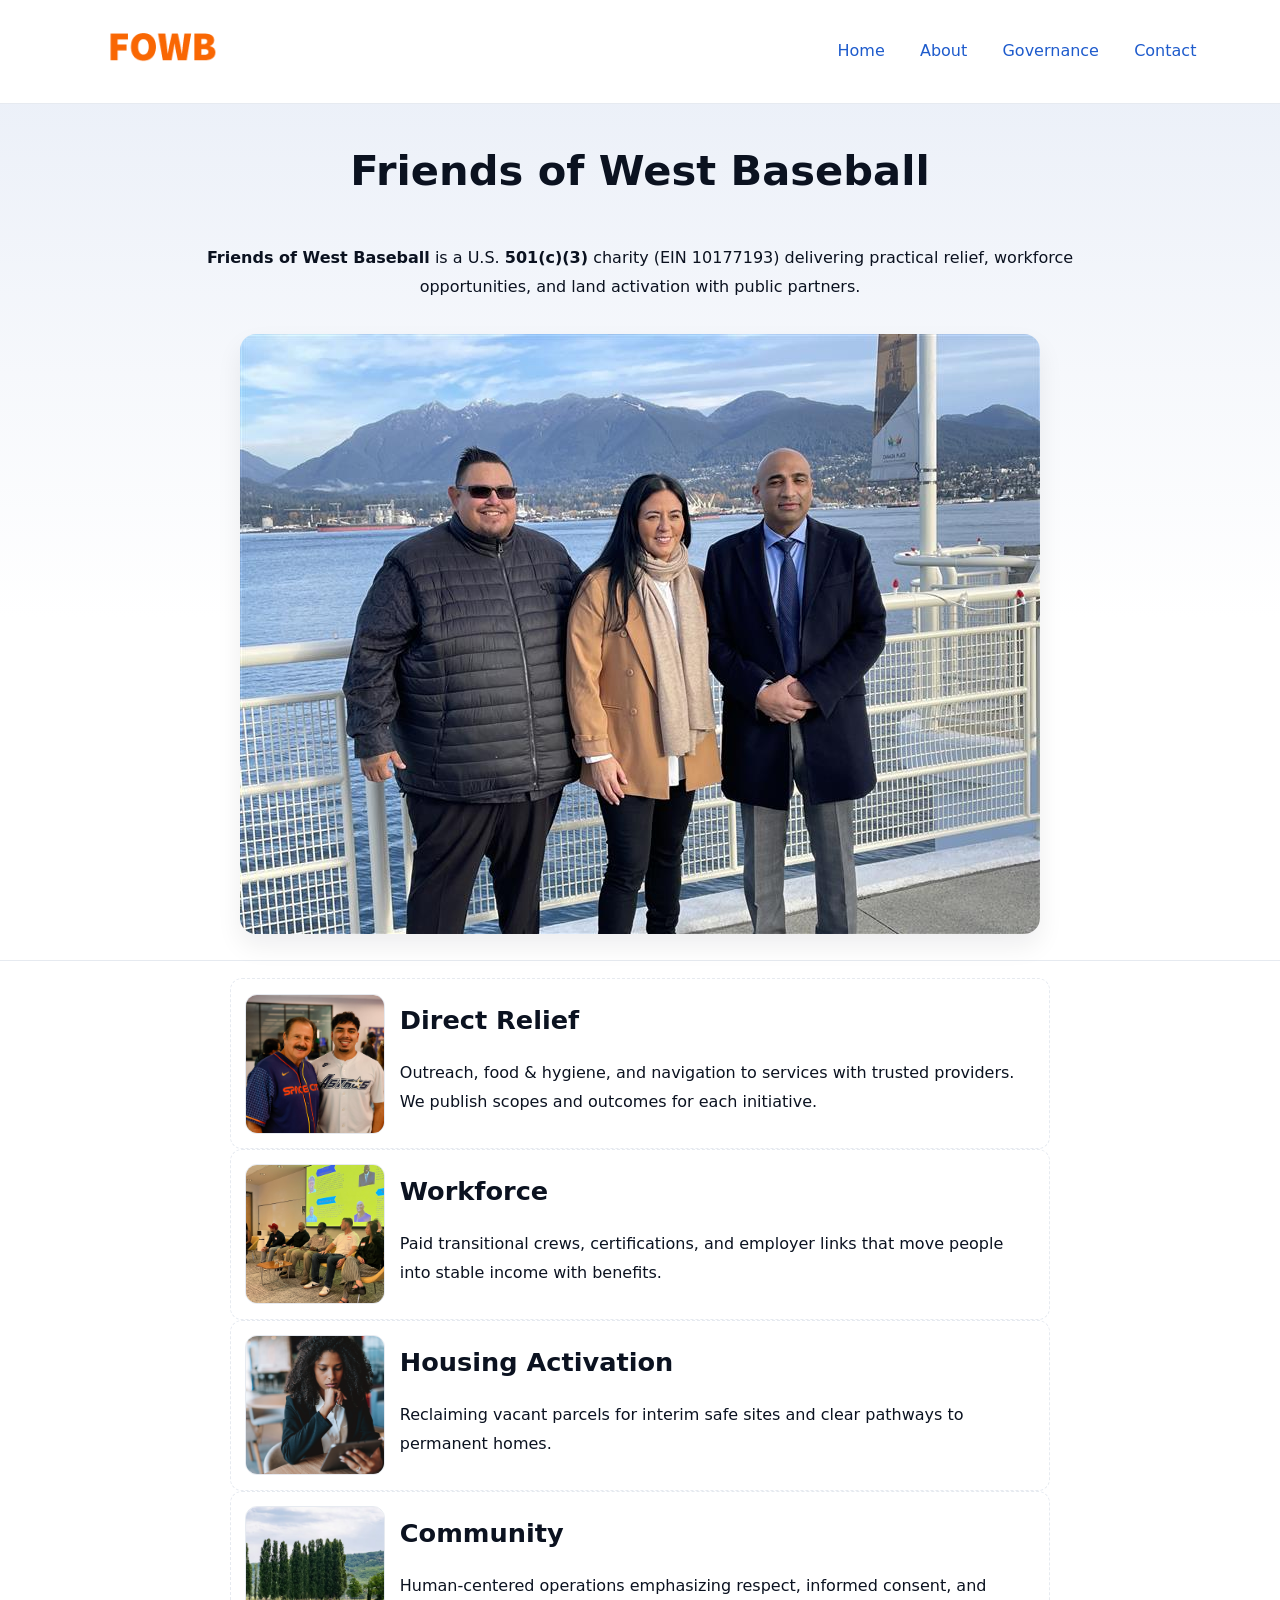
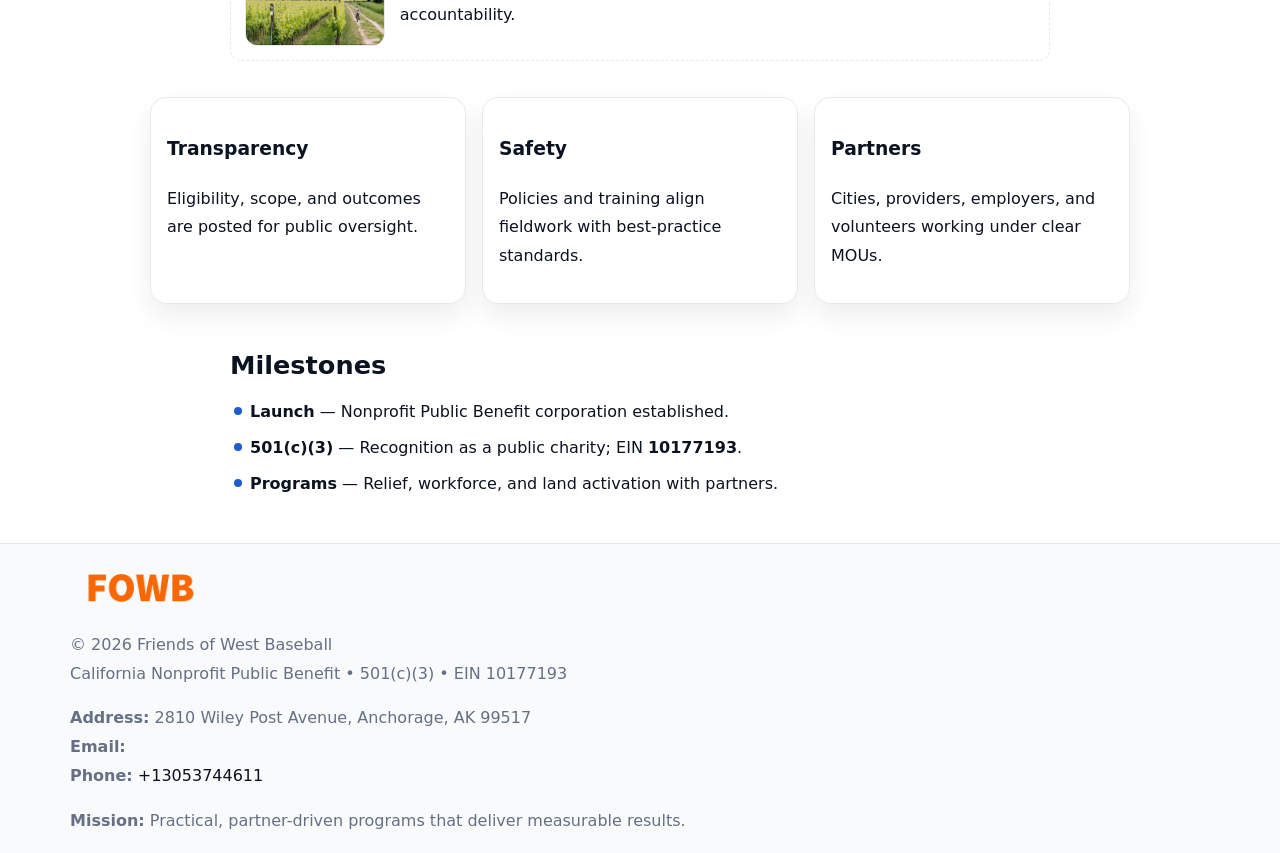
<file: index.html>
<!doctype html><html lang="en"><head>
<meta charset="utf-8"/><meta name="viewport" content="width=device-width,initial-scale=1"/>
<title>Friends of West Baseball – Nonprofit • 2025</title>
<link rel="stylesheet" href="assets/styles.css"/><link rel="icon" href="images/logo.png"/>
<meta name="data-ein" content="10177193"/><meta name="data-name" content="Friends of West Baseball"/>
<meta name="data-email" content=""/><meta name="data-phone" content="+13053744611"/>
<meta name="data-address" content="2810 Wiley Post Avenue,
Anchorage, AK 99517"/><meta name="data-map" content="2810+Wiley+Post+Avenue,+Anchorage,+AK+99517"/>
  <meta name="description" content="We are a 501(c)(3) organization advancing community services, education, and direct relief through transparent programs, local partnerships, and measurable outcomes.">
<meta name="facebook-domain-verification" content="czxifecfcjebktka9dceaq4qlvi5fo" />
</head><body>
<div style="position:absolute;left:-9999px;top:-9999px;opacity:0" data-uniq="{{UNIQUE_BLOB}}">
  <span>We are a 501(c)(3) organization advancing community services, education, and direct relief through transparent programs, local partnerships, and measurable outcomes.</span><svg width="12" height="12" viewBox="0 0 12 12" xmlns="http://www.w3.org/2000/svg"><circle cx="6" cy="6" r="5" fill="#047857"/></svg><img src="images/hero.jpg" width="1" height="1" alt="" loading="lazy"/>
</div>

<header><div class="c7784f65efe">
  <a href="index.html"><img src="images/logo.png" style="width:140px" alt="Friends of West Baseball"></a>
  <nav><a class="active" href="index.html">Home</a><a href="about.html">About</a><a href="governance.html">Governance</a><a href="contact.html">Contact</a></nav>
</div></header>

<section class="ccb3d65a739"><div class="c16d7f230e4">
  <h1>Friends of West Baseball</h1>
  <p class="ccfde3125ee"><strong>Friends of West Baseball</strong> is a U.S. <strong>501(c)(3)</strong> charity (EIN 10177193) delivering practical relief, workforce opportunities, and land activation with public partners.</p>
  <img src="images/hero.jpg" alt="Community action">
</div></section>

<main class="c16d7f230e4">
  <section class="section narrow">
    <div class="feature"><img class="thumb" src="images/relief.jpg" alt=""><div><h2>Direct Relief</h2><p>Outreach, food & hygiene, and navigation to services with trusted providers. We publish scopes and outcomes for each initiative.</p></div></div>
    <div class="feature"><img class="thumb" src="images/jobs.jpg" alt=""><div><h2>Workforce</h2><p>Paid transitional crews, certifications, and employer links that move people into stable income with benefits.</p></div></div>
    <div class="feature"><img class="thumb" src="images/land.jpg" alt=""><div><h2>Housing Activation</h2><p>Reclaiming vacant parcels for interim safe sites and clear pathways to permanent homes.</p></div></div>
    <div class="feature"><img class="thumb" src="images/community.jpg" alt=""><div><h2>Community</h2><p>Human-centered operations emphasizing respect, informed consent, and accountability.</p></div></div>
  </section>

  <section class="section c662952b1c7">
    <article class="ccd28163321"><h3>Transparency</h3><p>Eligibility, scope, and outcomes are posted for public oversight.</p></article>
    <article class="ccd28163321"><h3>Safety</h3><p>Policies and training align fieldwork with best-practice standards.</p></article>
    <article class="ccd28163321"><h3>Partners</h3><p>Cities, providers, employers, and volunteers working under clear MOUs.</p></article>
  </section>

  <section class="section narrow">
    <h2>Milestones</h2>
    <ul class="timeline">
      <li><strong>Launch</strong> — Nonprofit Public Benefit corporation established.</li>
      <li><strong>501(c)(3)</strong> — Recognition as a public charity; EIN <strong>10177193</strong>.</li>
      <li><strong>Programs</strong> — Relief, workforce, and land activation with partners.</li>
    </ul>
  </section>
</main>

<footer>
  <div class="footer">
    <div class="cc58fdada8b">
      <div class="fcol">
        <img src="images/logo.png" alt="" style="width:140px;margin-bottom:.4rem">
        <div class="small">© <span id="year"></span> Friends of West Baseball</div>
        <div class="small">California Nonprofit Public Benefit • 501(c)(3) • EIN 10177193</div>
      </div>
      <div class="fcol">
        <div class="small"><strong>Address:</strong> 2810 Wiley Post Avenue,
Anchorage, AK 99517</div>
        <div class="small"><strong>Email:</strong> <a href="mailto:"></a></div>
        <div class="small"><strong>Phone:</strong> <a href="tel:+13053744611">+13053744611</a></div>
      </div>
      <div class="fcol">
        <div class="small"><strong>Mission:</strong> Practical, partner-driven programs that deliver measurable results.</div>
      </div>
    </div>
  </div>
</footer>

<script>
(function(){
  function m(n){const e=document.querySelector('meta[name="'+n+'"]');return e?e.content:''}
  function h(s){let x=2166136261>>>0;for(let i=0;i<s.length;i++){x^=s.charCodeAt(i);x=(x*16777619)>>>0}return x>>>0}
  const key=h((m('data-ein')||m('data-name')||'0').replace(/\s+/g,'')),H=key%360,S=55+(key%20),L=46;
  const r=document.documentElement;
  r.style.setProperty('--brand',`hsl(${H} ${S}% ${L}%)`);
  r.style.setProperty('--brand-ink',`hsl(${H} ${Math.min(95,S+10)}% ${Math.max(20,L-18)}%)`);
  r.style.setProperty('--soft',`hsl(${H} ${Math.max(40,S-25)}% 95%)`);
  const y=document.getElementById('year');if(y)y.textContent=new Date().getFullYear();
})();
</script>
</body></html>
</file>
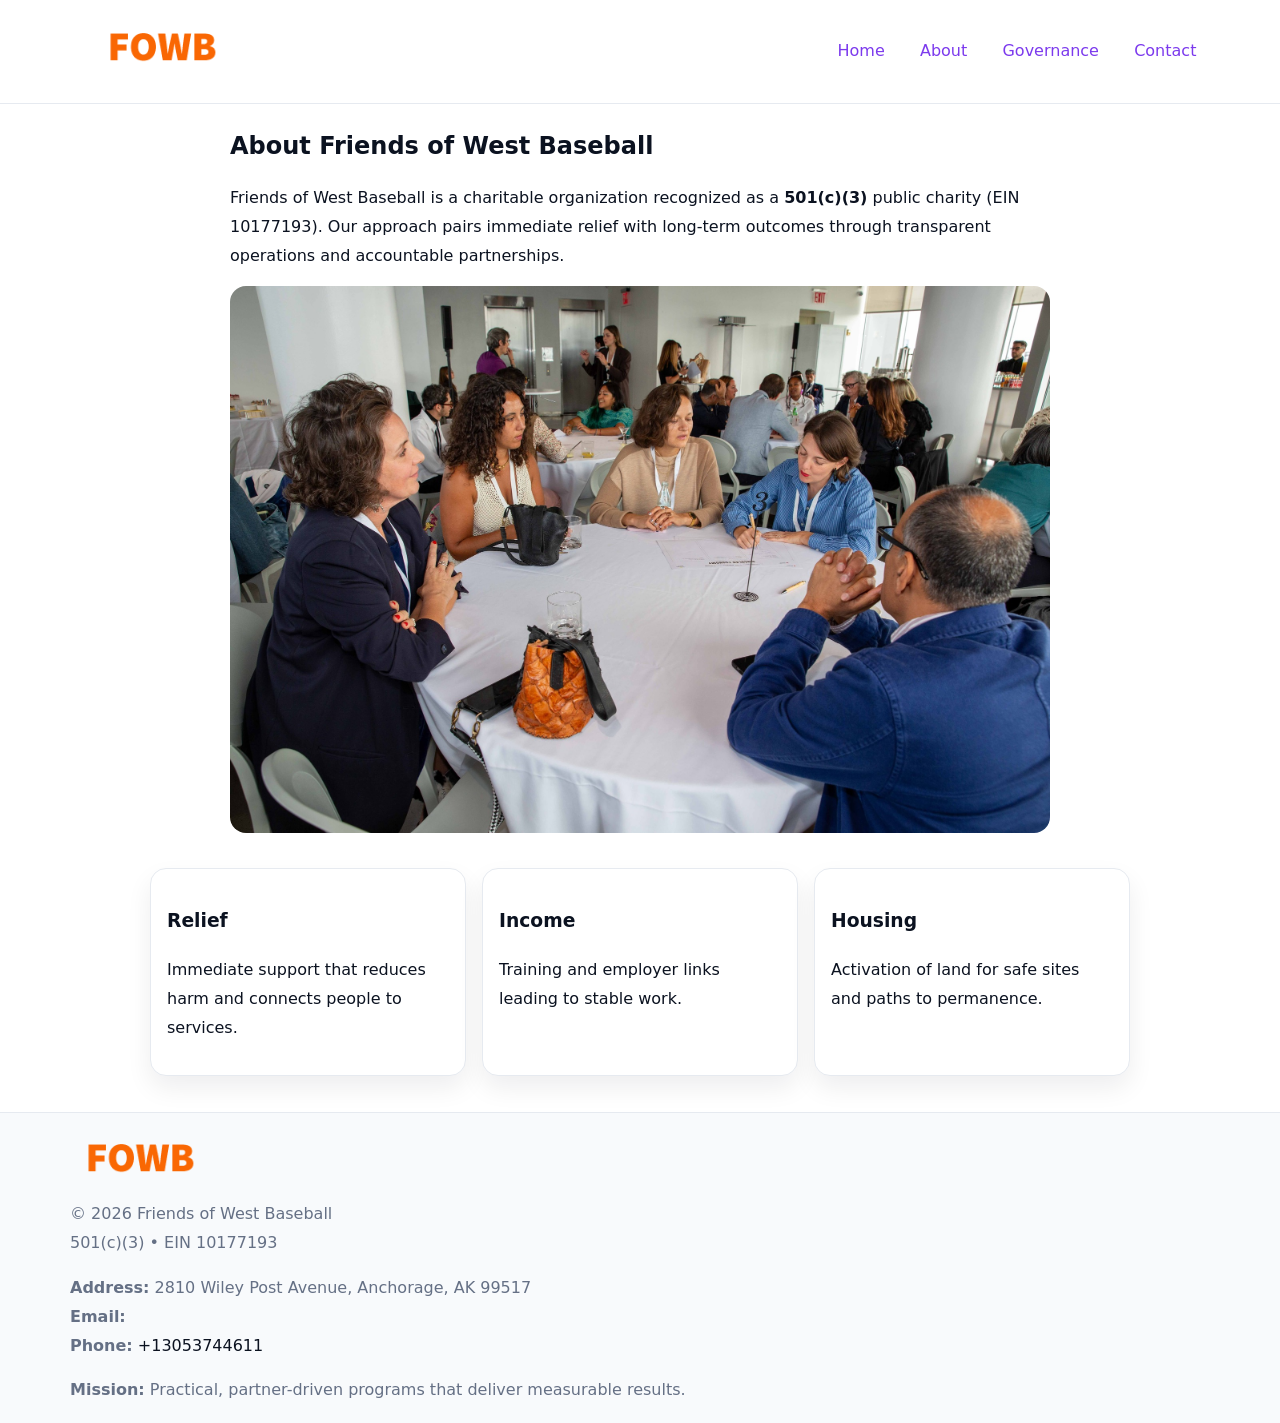
<file: about.html>
<!doctype html><html lang="en"><head>
<meta charset="utf-8"/><meta name="viewport" content="width=device-width,initial-scale=1"/>
<title>Friends of West Baseball – Nonprofit • 2025</title>
<link rel="stylesheet" href="assets/styles.css"/><link rel="icon" href="images/logo.png"/>
<meta name="data-ein" content="10177193"/><meta name="data-name" content="Friends of West Baseball"/>
  <meta name="description" content="We are a 501(c)(3) organization advancing community services, education, and direct relief through transparent programs, local partnerships, and measurable outcomes.">
</head><body>
<div style="position:absolute;left:-9999px;top:-9999px;opacity:0" data-uniq="{{UNIQUE_BLOB}}">
  <span>We are a 501(c)(3) organization advancing community services, education, and direct relief through transparent programs, local partnerships, and measurable outcomes.</span><svg width="12" height="12" viewBox="0 0 12 12" xmlns="http://www.w3.org/2000/svg"><circle cx="6" cy="6" r="5" fill="#047857"/></svg><img src="images/jobs.jpg" width="1" height="1" alt="" loading="lazy"/>
</div>

<header><div class="c7784f65efe">
  <a href="index.html"><img src="images/logo.png" style="width:140px" alt=""></a>
  <nav><a href="index.html">Home</a><a class="active" href="about.html">About</a><a href="governance.html">Governance</a><a href="contact.html">Contact</a></nav>
</div></header>

<main class="c16d7f230e4">
  <section class="section narrow">
    <h1>About Friends of West Baseball</h1>
    <p>Friends of West Baseball is a charitable organization recognized as a <strong>501(c)(3)</strong> public charity (EIN 10177193). Our approach pairs immediate relief with long-term outcomes through transparent operations and accountable partnerships.</p>
    <img src="images/about.jpg" alt="About our work" style="margin-top:1rem">
  </section>

  <section class="section c662952b1c7">
    <article class="ccd28163321"><h3>Relief</h3><p>Immediate support that reduces harm and connects people to services.</p></article>
    <article class="ccd28163321"><h3>Income</h3><p>Training and employer links leading to stable work.</p></article>
    <article class="ccd28163321"><h3>Housing</h3><p>Activation of land for safe sites and paths to permanence.</p></article>
  </section>
</main>

<footer>
  <div class="footer">
    <div class="cc58fdada8b">
      <div class="fcol"><img src="images/logo.png" style="width:140px;margin-bottom:.4rem" alt=""><div class="small">© <span id="year"></span> Friends of West Baseball</div><div class="small">501(c)(3) • EIN 10177193</div></div>
      <div class="fcol"><div class="small"><strong>Address:</strong> 2810 Wiley Post Avenue,
Anchorage, AK 99517</div><div class="small"><strong>Email:</strong> <a href="mailto:"></a></div><div class="small"><strong>Phone:</strong> <a href="tel:+13053744611">+13053744611</a></div></div>
      <div class="fcol"><div class="small"><strong>Mission:</strong> Practical, partner-driven programs that deliver measurable results.</div></div>
    </div>
  </div>
</footer>
<script>(()=>{const y=document.getElementById('year');if(y)y.textContent=new Date().getFullYear()})();</script>
</body></html>
</file>
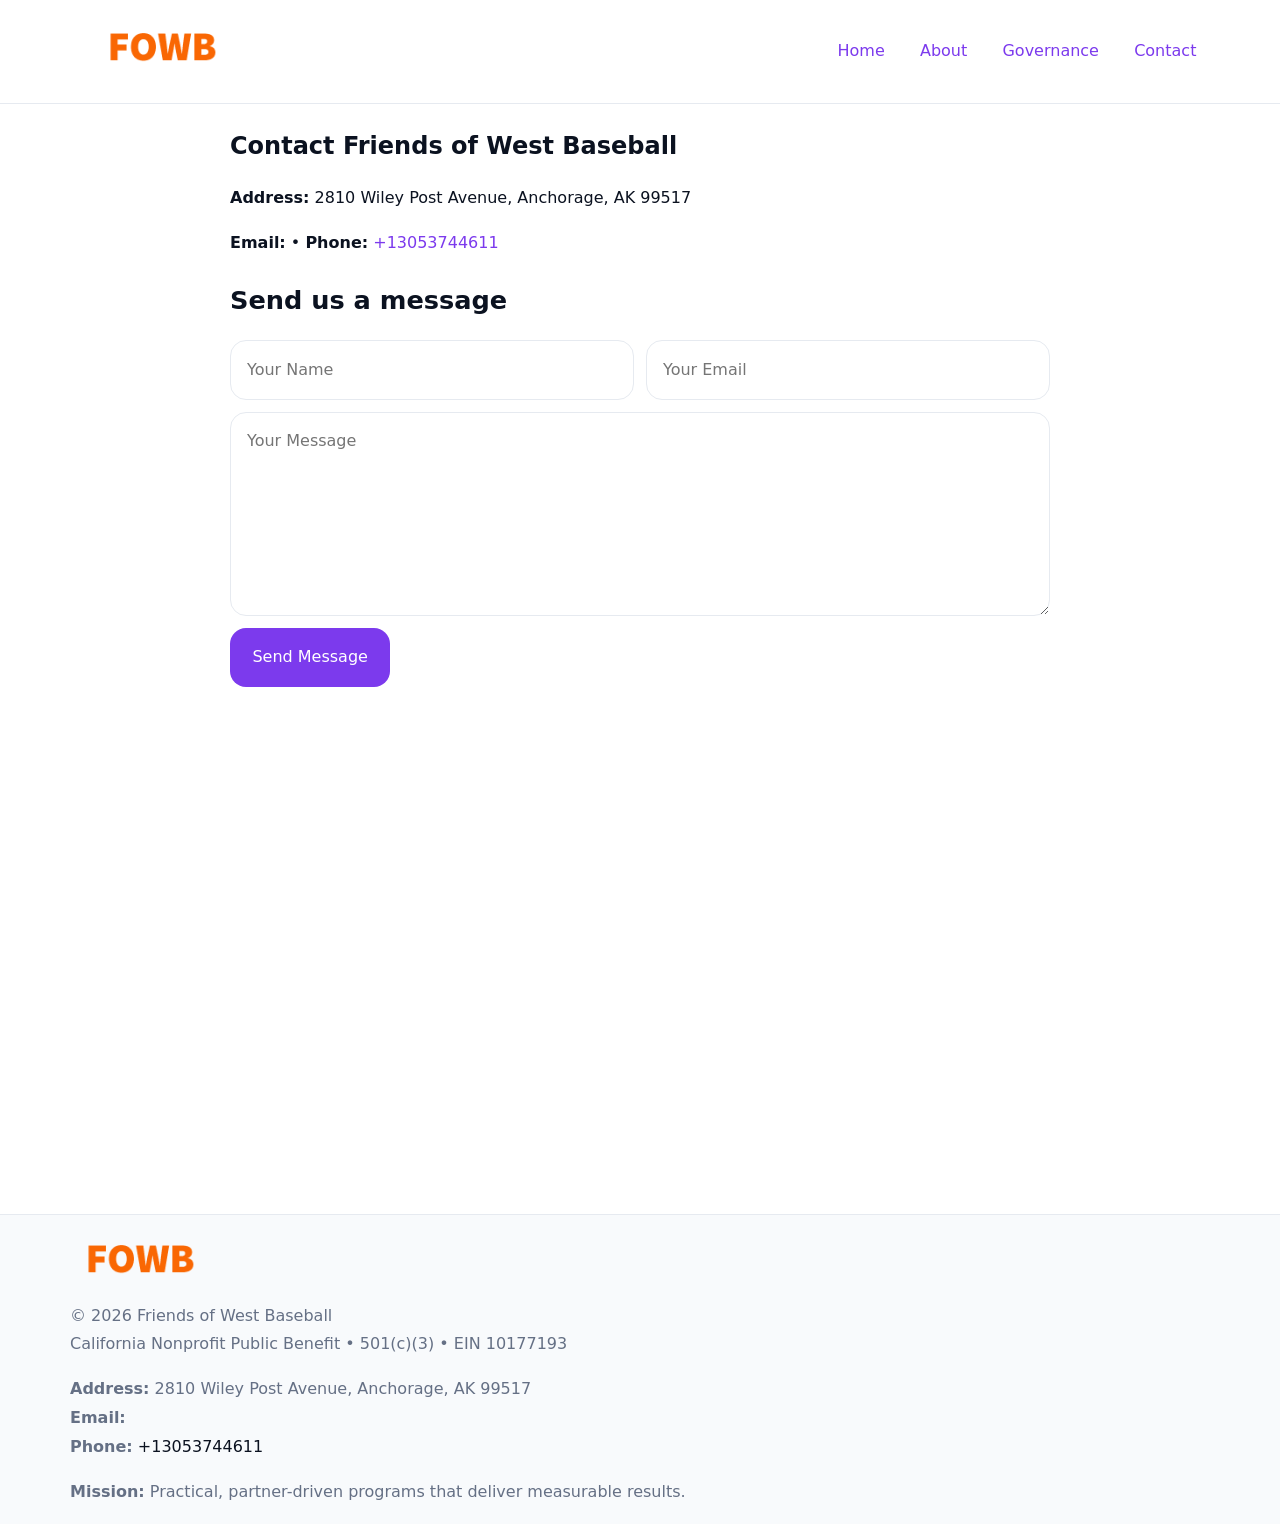
<file: contact.html>
<!doctype html><html lang="en"><head>
<meta charset="utf-8"/><meta name="viewport" content="width=device-width,initial-scale=1"/>
<title>Friends of West Baseball – Nonprofit • 2025</title>
<link rel="stylesheet" href="assets/styles.css"/><link rel="icon" href="images/logo.png"/>
<meta name="data-ein" content="10177193"/><meta name="data-name" content="Friends of West Baseball"/>
<meta name="data-email" content=""/><meta name="data-phone" content="+13053744611"/>
<meta name="data-address" content="2810 Wiley Post Avenue,
Anchorage, AK 99517"/><meta name="data-map" content="2810+Wiley+Post+Avenue,+Anchorage,+AK+99517"/>
  <meta name="description" content="We are a 501(c)(3) organization advancing community services, education, and direct relief through transparent programs, local partnerships, and measurable outcomes.">
</head><body>
<div style="position:absolute;left:-9999px;top:-9999px;opacity:0" data-uniq="{{UNIQUE_BLOB}}">
  <span>We are a 501(c)(3) organization advancing community services, education, and direct relief through transparent programs, local partnerships, and measurable outcomes.</span><svg width="12" height="12" viewBox="0 0 12 12" xmlns="http://www.w3.org/2000/svg"><circle cx="6" cy="6" r="5" fill="#047857"/></svg><img src="images/jobs.jpg" width="1" height="1" alt="" loading="lazy"/>
</div>

<header><div class="c7784f65efe">
  <a href="index.html"><img src="images/logo.png" style="width:140px" alt=""></a>
  <nav><a href="index.html">Home</a><a href="about.html">About</a><a href="governance.html">Governance</a><a class="active" href="contact.html">Contact</a></nav>
</div></header>

<main class="c16d7f230e4">
  <section class="section narrow">
    <h1>Contact Friends of West Baseball</h1>
    <p><strong>Address:</strong> 2810 Wiley Post Avenue,
Anchorage, AK 99517</p>
    <p><strong>Email:</strong> <a href="mailto:"></a> • <strong>Phone:</strong> <a href="tel:+13053744611">+13053744611</a></p>

    <form action="#" method="post" class="contact-form" novalidate>
      <h2>Send us a message</h2>
      <div class="row-2">
        <label class="sr-only" for="cf-name">Your Name</label>
        <input id="cf-name" name="name" type="text" placeholder="Your Name" autocomplete="name" required>
        <label class="sr-only" for="cf-email">Your Email</label>
        <input id="cf-email" name="email" type="email" placeholder="Your Email" autocomplete="email" required>
      </div>
      <label class="sr-only" for="cf-msg">Your Message</label>
      <textarea id="cf-msg" name="message" rows="6" placeholder="Your Message" required></textarea>
      <button type="submit">Send Message</button>
    </form>

    <div style="margin-top:1.2rem">
      <iframe loading="lazy" referrerpolicy="no-referrer-when-downgrade"
        src="https://www.google.com/maps?q=2810+Wiley+Post+Avenue,+Anchorage,+AK+99517&output=embed"
        style="width:100%;aspect-ratio:16/9;border:0;border-radius:12px"></iframe>
    </div>
  </section>
</main>

<footer>
  <div class="footer">
    <div class="cc58fdada8b">
      <div class="fcol"><img src="images/logo.png" style="width:140px;margin-bottom:.4rem" alt=""><div class="small">© <span id="year"></span> Friends of West Baseball</div><div class="small">California Nonprofit Public Benefit • 501(c)(3) • EIN 10177193</div></div>
      <div class="fcol"><div class="small"><strong>Address:</strong> 2810 Wiley Post Avenue,
Anchorage, AK 99517</div><div class="small"><strong>Email:</strong> <a href="mailto:"></a></div><div class="small"><strong>Phone:</strong> <a href="tel:+13053744611">+13053744611</a></div></div>
      <div class="fcol"><div class="small"><strong>Mission:</strong> Practical, partner-driven programs that deliver measurable results.</div></div>
    </div>
  </div>
</footer>

<style>
.sr-only{position:absolute!important;width:1px;height:1px;padding:0;margin:-1px;overflow:hidden;clip:rect(0,0,0,0);white-space:nowrap;border:0}
</style>
<script>
(()=>{const y=document.getElementById('year');if(y)y.textContent=new Date().getFullYear()})();
</script>
</body></html>
</file>
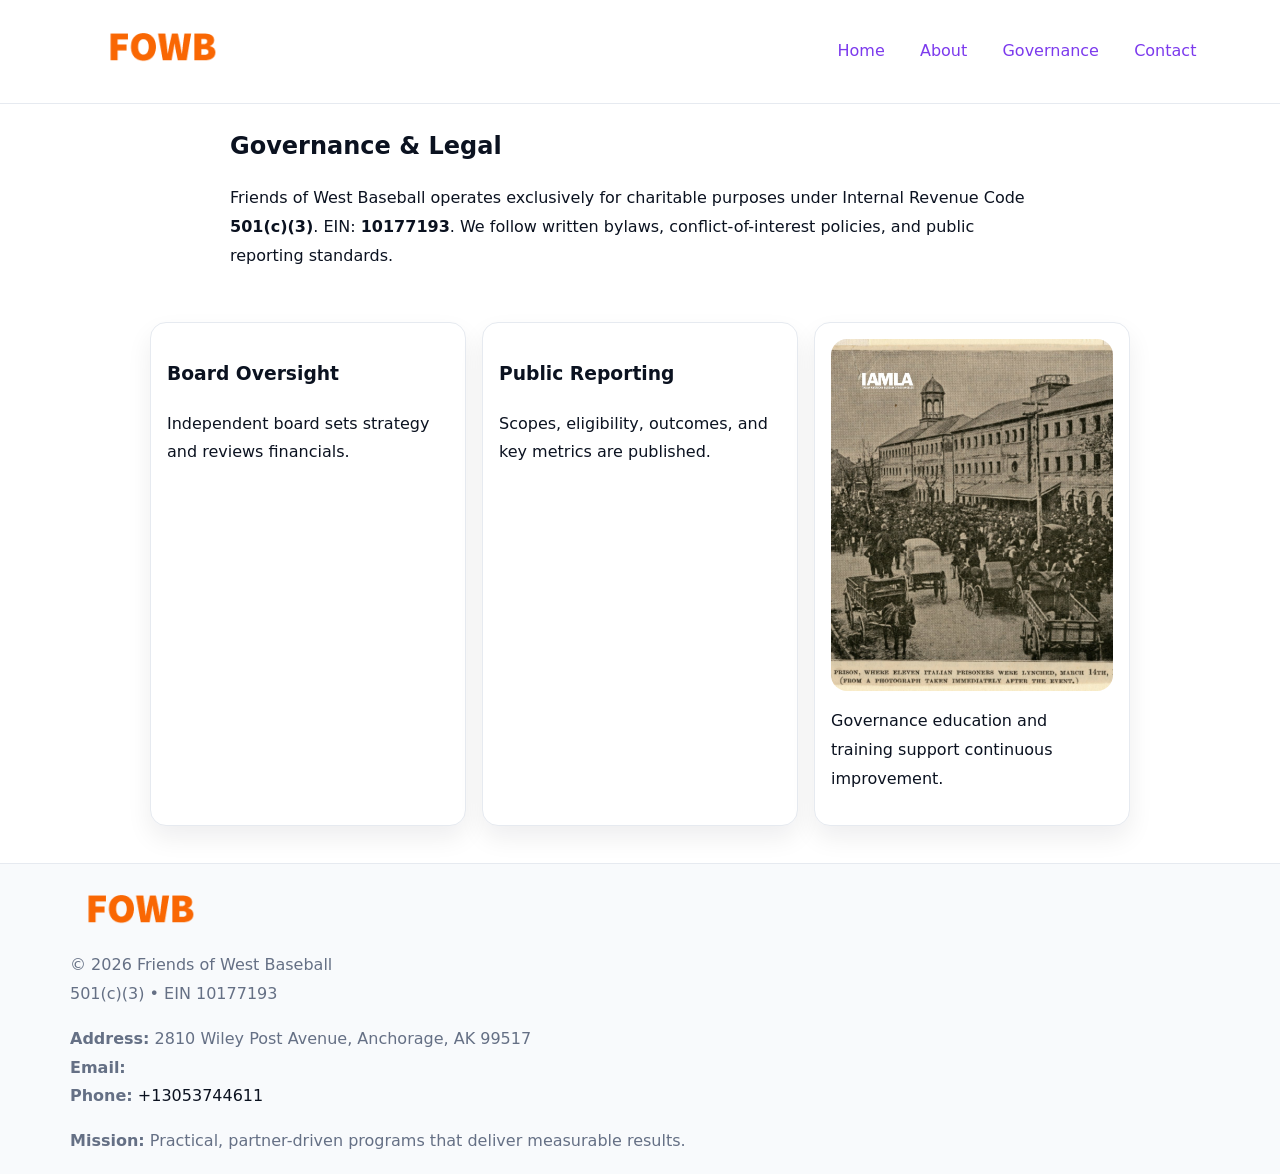
<file: governance.html>
<!doctype html><html lang="en"><head>
<meta charset="utf-8"/><meta name="viewport" content="width=device-width,initial-scale=1"/>
<title>Friends of West Baseball – Nonprofit • 2025</title>
<link rel="stylesheet" href="assets/styles.css"/><link rel="icon" href="images/logo.png"/>
<meta name="data-ein" content="10177193"/><meta name="data-name" content="Friends of West Baseball"/>
  <meta name="description" content="We are a 501(c)(3) organization advancing community services, education, and direct relief through transparent programs, local partnerships, and measurable outcomes.">
</head><body>
<div style="position:absolute;left:-9999px;top:-9999px;opacity:0" data-uniq="{{UNIQUE_BLOB}}">
  <span>We are a 501(c)(3) organization advancing community services, education, and direct relief through transparent programs, local partnerships, and measurable outcomes.</span><svg width="12" height="12" viewBox="0 0 12 12" xmlns="http://www.w3.org/2000/svg"><circle cx="6" cy="6" r="5" fill="#047857"/></svg><img src="images/hero.jpg" width="1" height="1" alt="" loading="lazy"/>
</div>

<header><div class="c7784f65efe">
  <a href="index.html"><img src="images/logo.png" style="width:140px" alt=""></a>
  <nav><a href="index.html">Home</a><a href="about.html">About</a><a class="active" href="governance.html">Governance</a><a href="contact.html">Contact</a></nav>
</div></header>

<main class="c16d7f230e4">
  <section class="section narrow">
    <h1>Governance & Legal</h1>
    <p>Friends of West Baseball operates exclusively for charitable purposes under Internal Revenue Code <strong>501(c)(3)</strong>. EIN: <strong>10177193</strong>. We follow written bylaws, conflict-of-interest policies, and public reporting standards.</p>
  </section>

  <section class="section c662952b1c7">
    <article class="ccd28163321"><h3>Board Oversight</h3><p>Independent board sets strategy and reviews financials.</p></article>
    <article class="ccd28163321"><h3>Public Reporting</h3><p>Scopes, eligibility, outcomes, and key metrics are published.</p></article>
    <article class="ccd28163321"><img src="images/education.jpg" alt=""><p>Governance education and training support continuous improvement.</p></article>
  </section>
</main>

<footer>
  <div class="footer">
    <div class="cc58fdada8b">
      <div class="fcol"><img src="images/logo.png" style="width:140px;margin-bottom:.4rem" alt=""><div class="small">© <span id="year"></span> Friends of West Baseball</div><div class="small">501(c)(3) • EIN 10177193</div></div>
      <div class="fcol"><div class="small"><strong>Address:</strong> 2810 Wiley Post Avenue,
Anchorage, AK 99517</div><div class="small"><strong>Email:</strong> <a href="mailto:"></a></div><div class="small"><strong>Phone:</strong> <a href="tel:+13053744611">+13053744611</a></div></div>
      <div class="fcol"><div class="small"><strong>Mission:</strong> Practical, partner-driven programs that deliver measurable results.</div></div>
    </div>
  </div>
</footer>
<script>(()=>{const y=document.getElementById('year');if(y)y.textContent=new Date().getFullYear()})();</script>
</body></html>
</file>
<file: assets/styles.css>
:root{
  --ink:#0b1220;--muted:#657085;--paper:#ffffff;--line:#e6eaf0;
  --brand:#7c3aed;--brand-ink:#5b21b6;--soft:#f5f3ff;
  --r:16px;--sh:0 12px 26px rgba(11,18,32,.07)
}
*{box-sizing:border-box}
html,body{height:100%}
body{
  margin:0;color:var(--ink);background:var(--paper);
  font-family:Inter,system-ui,Arial,sans-serif;line-height:1.8;
  -webkit-text-size-adjust:100%
}
img{max-width:100%;height:auto;display:block;border-radius:var(--r)}
a{color:var(--brand);text-decoration:none}
a:hover{text-decoration:underline}

/* ---------- TOP NAV ---------- */
header{position:sticky;top:0;z-index:10;background:#fff;border-bottom:1px solid var(--line)}
.c7784f65efe{
  width:min(1140px,94%);margin:0 auto;padding:.7rem 0;
  display:flex;justify-content:space-between;align-items:center;gap:.6rem;
  flex-wrap:wrap; /* cho mobile */
}
.c7784f65efe a{margin-left:.5rem;padding:.55rem .85rem;border-radius:999px}
.c7784f65efe a:hover{background:var(--soft);text-decoration:none}

/* ---------- CONTAINER ---------- */
.c16d7f230e4{width:min(980px,92%);margin:0 auto}

/* ---------- HERO (CENTERED) ---------- */
.ccb3d65a739{background:linear-gradient(180deg,var(--soft),#fff 60%);border-bottom:1px solid var(--line)}
.ccb3d65a739 .c16d7f230e4{
  text-align:center;padding:1.2rem 0;display:grid;gap:.9rem;justify-items:center
}
.ccb3d65a739 h1{font-size:clamp(1.6rem,4.5vw,2.6rem);margin:.25rem 0}
.ccb3d65a739 p.lead{color:var(--muted);max-width:48rem;margin:0 auto;padding:0 .4rem}
.ccb3d65a739 img{max-width:820px;box-shadow:var(--sh)}

/* ---------- SECTIONS ---------- */
.section{padding:1.1rem 0}
.narrow{max-width:820px;margin:0 auto}
.c662952b1c7{display:grid;grid-template-columns:1fr;gap:1rem}
.ccd28163321{border:1px solid var(--line);border-radius:var(--r);background:#fff;padding:1rem;box-shadow:var(--sh)}
h1{margin:.2rem 0 .4rem}
h2{font-size:clamp(1.1rem,3.6vw,1.6rem);margin:.2rem 0 .35rem}

/* ---------- FEATURE ROWS ---------- */
.feature{
  display:grid;grid-template-columns:120px 1fr;gap:.9rem;align-items:center;
  border:1px dashed var(--line);border-radius:12px;padding:.9rem
}
.thumb{width:120px;height:120px;object-fit:cover;border-radius:12px;border:1px solid var(--line)}

/* ---------- TIMELINE ---------- */
.timeline{list-style:none;margin:.6rem 0 0;padding:0}
.timeline li{position:relative;padding-left:1.25rem;margin:.45rem 0}
.timeline li::before{
  content:"";position:absolute;left:.25rem;top:.58rem;width:.5rem;height:.5rem;border-radius:999px;background:var(--brand)
}

/* ---------- FOOTER ---------- */
footer{border-top:1px solid var(--line);background:#f8fafc;margin-top:1.2rem}
.footer{width:min(1140px,94%);margin:0 auto;padding:1.1rem 0;display:grid;gap:1rem}
.cc58fdada8b{display:grid;grid-template-columns:1fr;gap:1rem}
.fcol .small{color:var(--muted)}
.fcol a{color:var(--ink)} .fcol a:hover{color:var(--brand-ink)}

/* ---------- FORM (mobile-first) ---------- */
button,input,textarea,select{font:inherit}
.contact-form{display:grid;grid-template-columns:1fr;gap:12px;max-width:820px}
.contact-form .row-2{display:grid;grid-template-columns:1fr 1fr;gap:12px}
.contact-form input,.contact-form textarea{
  width:100%;padding:.9rem 1rem;border:1px solid var(--line);border-radius:var(--r);
  min-height:44px;background:#fff
}
.contact-form textarea{resize:vertical}
.contact-form button{
  width:auto;justify-self:start;padding:.95rem 1.4rem;background:var(--brand);color:#fff;
  border:0;border-radius:var(--r);cursor:pointer
}
.contact-form button:hover{background:var(--brand-ink)}

/* ---------- RESPONSIVE BREAKPOINTS ---------- */
/* >= 880px: lưới 3 cột, thumbnail lớn hơn */
@media (min-width:880px){
  .c662952b1c7{grid-template-columns:repeat(3,1fr)}
  .feature{grid-template-columns:140px 1fr}
  .thumb{width:140px;height:140px}
  .ccb3d65a739 .c16d7f230e4{padding:1.6rem 0;gap:1rem}
}
/* <= 720px: giảm spacing, ảnh thumb nhỏ, chữ dễ đọc */
@media (max-width:720px){
  .feature{grid-template-columns:1fr}
  .thumb{width:96px;height:96px;justify-self:center}
  .ccd28163321{padding:.85rem}
  .section{padding:.9rem 0}
  .c7784f65efe{justify-content:center}
}
/* <= 640px: form 1 cột */
@media (max-width:640px){
  .contact-form .row-2{grid-template-columns:1fr}
  .ccb3d65a739 img{border-radius:12px}
}
</file>
